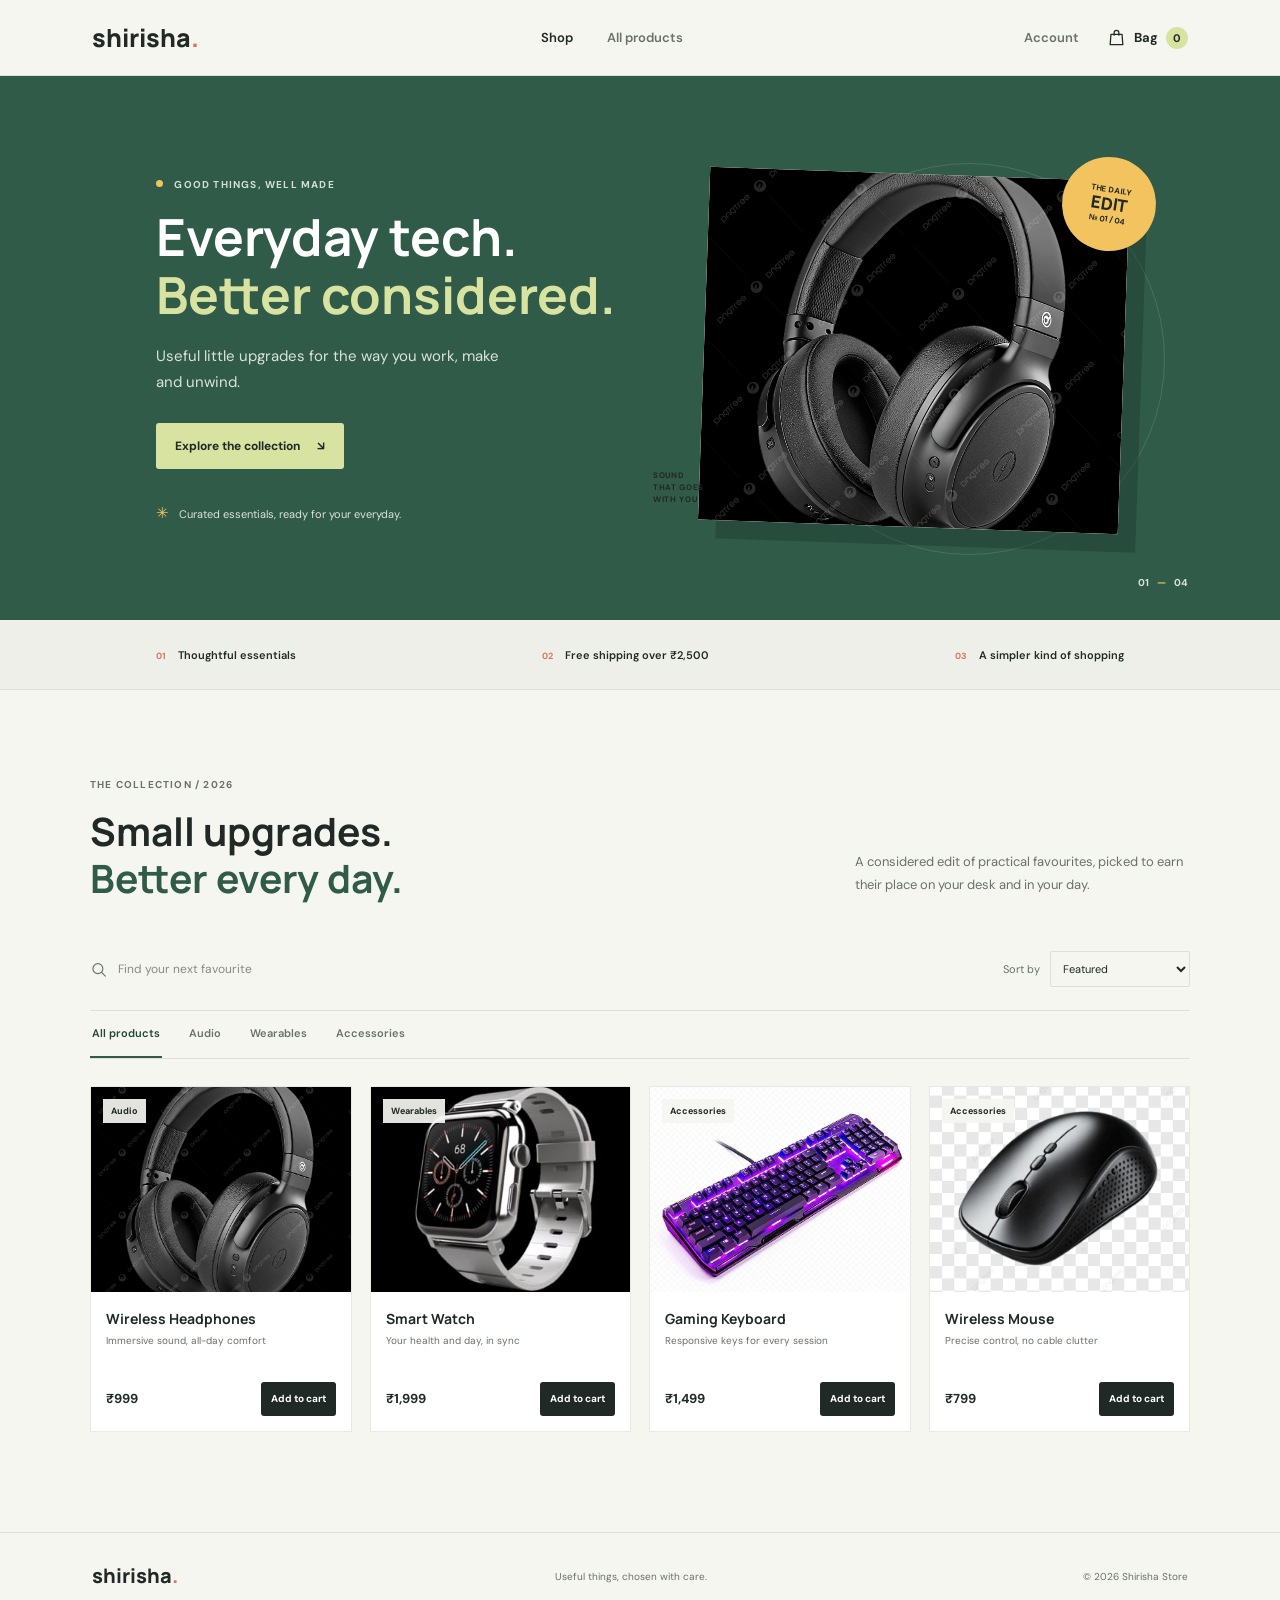
<file: index.html>
<!DOCTYPE html>
<html lang="en">
<head>
    <meta charset="UTF-8">
    <meta name="viewport" content="width=device-width, initial-scale=1.0">
    <meta name="theme-color" content="#f6f6f1">
    <meta name="description" content="Thoughtful everyday tech, selected for better work and play.">
    <title>Shirisha Store | Everyday tech, considered</title>
    <link rel="preconnect" href="https://fonts.googleapis.com">
    <link rel="preconnect" href="https://fonts.gstatic.com" crossorigin>
    <link href="https://fonts.googleapis.com/css2?family=DM+Sans:wght@400;500;600;700&family=Manrope:wght@400;500;600;700;800&display=swap" rel="stylesheet">
    <link rel="stylesheet" href="style.css">
</head>
<body>
    <header class="site-header">
        <a class="wordmark" href="index.html" aria-label="Shirisha Store home">shirisha<span>.</span></a>
        <nav class="main-nav" aria-label="Main navigation">
            <a class="active" href="index.html">Shop</a>
            <a href="#products">All products</a>
        </nav>
        <div class="header-actions">
            <a class="account-link" href="login.html">Account</a>
            <a class="cart-link" href="cart.html" aria-label="Shopping bag">
                <svg viewBox="0 0 24 24" aria-hidden="true"><path d="M5 8h14l1 13H4L5 8Z"/><path d="M9 9V6a3 3 0 0 1 6 0v3"/></svg>
                <span class="cart-label">Bag</span>
                <span class="cart-badge" data-cart-count>0</span>
            </a>
        </div>
    </header>

    <main>
        <section class="hero" aria-labelledby="hero-title">
            <div class="hero-copy">
                <p class="eyebrow"><span></span> GOOD THINGS, WELL MADE</p>
                <h1 id="hero-title">Everyday tech.<br><em>Better considered.</em></h1>
                <p class="hero-description">Useful little upgrades for the way you work, make and unwind.</p>
                <a class="button button-light" href="#products">Explore the collection <span aria-hidden="true">↘</span></a>
                <div class="hero-note"><span class="hero-note-icon">✳</span> Curated essentials, ready for your everyday.</div>
            </div>
            <div class="hero-visual">
                <div class="hero-image-frame">
                    <img src="images/wireless headphones.jpeg" alt="Wireless headphones from the Shirisha Store collection">
                </div>
                <div class="hero-sticker"><span>THE DAILY</span><strong>EDIT</strong><span>№ 01 / 04</span></div>
                <div class="hero-side-note">SOUND<br>THAT GOES<br>WITH YOU</div>
            </div>
            <div class="hero-index">01 <span>—</span> 04</div>
        </section>

        <section class="trust-strip" aria-label="Store policies">
            <p><span>01</span> Thoughtful essentials</p>
            <p><span>02</span> Free shipping over ₹2,500</p>
            <p><span>03</span> A simpler kind of shopping</p>
        </section>

        <section class="catalog section-shell" id="products" aria-labelledby="catalog-title">
            <div class="catalog-heading">
                <div>
                    <p class="eyebrow">THE COLLECTION / 2026</p>
                    <h2 id="catalog-title">Small upgrades.<br><em>Better every day.</em></h2>
                </div>
                <p class="catalog-intro">A considered edit of practical favourites, picked to earn their place on your desk and in your day.</p>
            </div>
            <div class="catalog-toolbar">
                <label class="search-field">
                    <svg viewBox="0 0 24 24" aria-hidden="true"><circle cx="10.8" cy="10.8" r="6.8"/><path d="m16 16 5 5"/></svg>
                    <input type="search" placeholder="Find your next favourite" aria-label="Search products" data-product-search>
                </label>
                <label class="sort-field">Sort by
                    <select aria-label="Sort products" data-product-sort>
                        <option value="featured">Featured</option>
                        <option value="price-low">Price: low to high</option>
                        <option value="price-high">Price: high to low</option>
                    </select>
                </label>
            </div>
            <div class="category-tabs" role="group" aria-label="Filter products by category" data-category-filters>
                <button class="active" type="button" data-category="all" aria-pressed="true">All products</button>
                <button type="button" data-category="Audio" aria-pressed="false">Audio</button>
                <button type="button" data-category="Wearables" aria-pressed="false">Wearables</button>
                <button type="button" data-category="Accessories" aria-pressed="false">Accessories</button>
            </div>
            <div class="product-grid" data-product-grid aria-live="polite"></div>
        </section>
    </main>

    <footer class="site-footer">
        <a class="wordmark" href="index.html">shirisha<span>.</span></a>
        <p>Useful things, chosen with care.</p>
        <span>© 2026 Shirisha Store</span>
    </footer>
    <script src="script.js" defer></script>
</body>
</html>
</file>
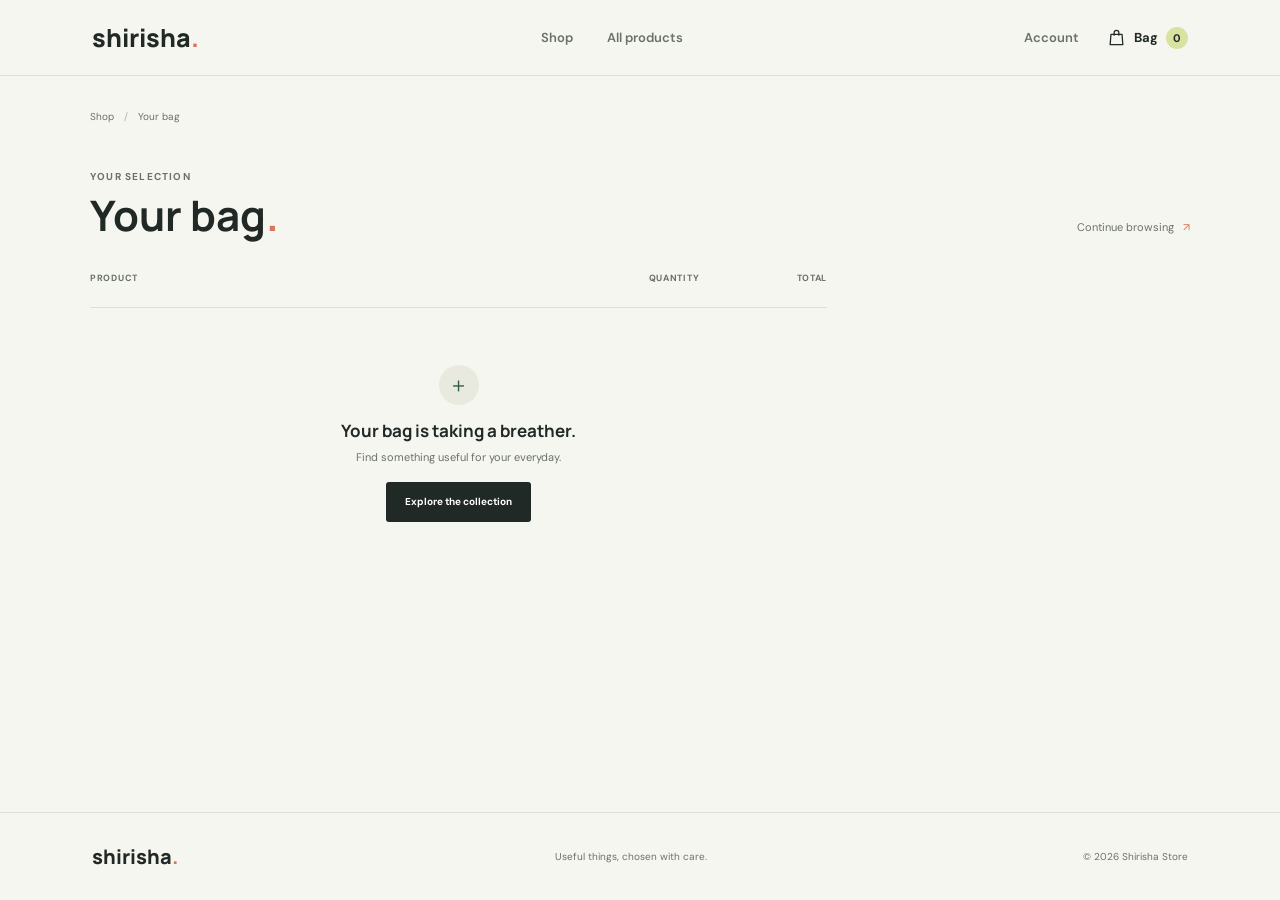
<file: cart.html>
<!DOCTYPE html>
<html lang="en">
<head>
    <meta charset="UTF-8">
    <meta name="viewport" content="width=device-width, initial-scale=1.0">
    <meta name="theme-color" content="#f6f6f1">
    <title>Your bag | Shirisha Store</title>
    <link rel="preconnect" href="https://fonts.googleapis.com">
    <link rel="preconnect" href="https://fonts.gstatic.com" crossorigin>
    <link href="https://fonts.googleapis.com/css2?family=DM+Sans:wght@400;500;600;700&family=Manrope:wght@400;500;600;700;800&display=swap" rel="stylesheet">
    <link rel="stylesheet" href="style.css">
</head>
<body>
    <header class="site-header">
        <a class="wordmark" href="index.html" aria-label="Shirisha Store home">shirisha<span>.</span></a>
        <nav class="main-nav" aria-label="Main navigation">
            <a href="index.html">Shop</a>
            <a href="index.html#products">All products</a>
        </nav>
        <div class="header-actions">
            <a class="account-link" href="login.html">Account</a>
            <a class="cart-link active" href="cart.html" aria-label="Shopping bag">
                <svg viewBox="0 0 24 24" aria-hidden="true"><path d="M5 8h14l1 13H4L5 8Z"/><path d="M9 9V6a3 3 0 0 1 6 0v3"/></svg>
                <span class="cart-label">Bag</span>
                <span class="cart-badge" data-cart-count>0</span>
            </a>
        </div>
    </header>

    <main class="page-shell">
        <div class="breadcrumbs"><a href="index.html">Shop</a><span>/</span><span>Your bag</span></div>
        <div class="page-heading">
            <div><p class="eyebrow">YOUR SELECTION</p><h1>Your bag<span class="heading-period">.</span></h1></div>
            <a class="back-link" href="index.html#products">Continue browsing <span aria-hidden="true">↗</span></a>
        </div>

        <div class="cart-layout">
            <section class="cart-items" aria-label="Items in your bag">
                <div class="cart-column-head"><span>PRODUCT</span><span>QUANTITY</span><span>TOTAL</span></div>
                <div data-cart-items></div>
                <div class="empty-state" data-cart-empty hidden>
                    <span class="empty-icon" aria-hidden="true">＋</span>
                    <h2>Your bag is taking a breather.</h2>
                    <p>Find something useful for your everyday.</p>
                    <a class="button button-dark" href="index.html#products">Explore the collection</a>
                </div>
            </section>

            <aside class="order-summary" data-cart-summary hidden>
                <p class="eyebrow">A QUICK RECAP</p>
                <h2>Order summary</h2>
                <div class="summary-rows">
                    <div><span>Subtotal</span><strong data-subtotal>₹0</strong></div>
                    <div><span>Shipping</span><strong data-shipping>Free</strong></div>
                </div>
                <p class="shipping-note" data-shipping-note></p>
                <div class="summary-total"><span>Total</span><strong data-total>₹0</strong></div>
                <a class="button button-dark checkout-button" href="checkout.html">Continue to checkout <span aria-hidden="true">→</span></a>
                <p class="prototype-note">Demo checkout. No payment is collected.</p>
            </aside>
        </div>
    </main>

    <footer class="site-footer">
        <a class="wordmark" href="index.html">shirisha<span>.</span></a>
        <p>Useful things, chosen with care.</p>
        <span>© 2026 Shirisha Store</span>
    </footer>
    <script src="script.js" defer></script>
</body>
</html>
</file>
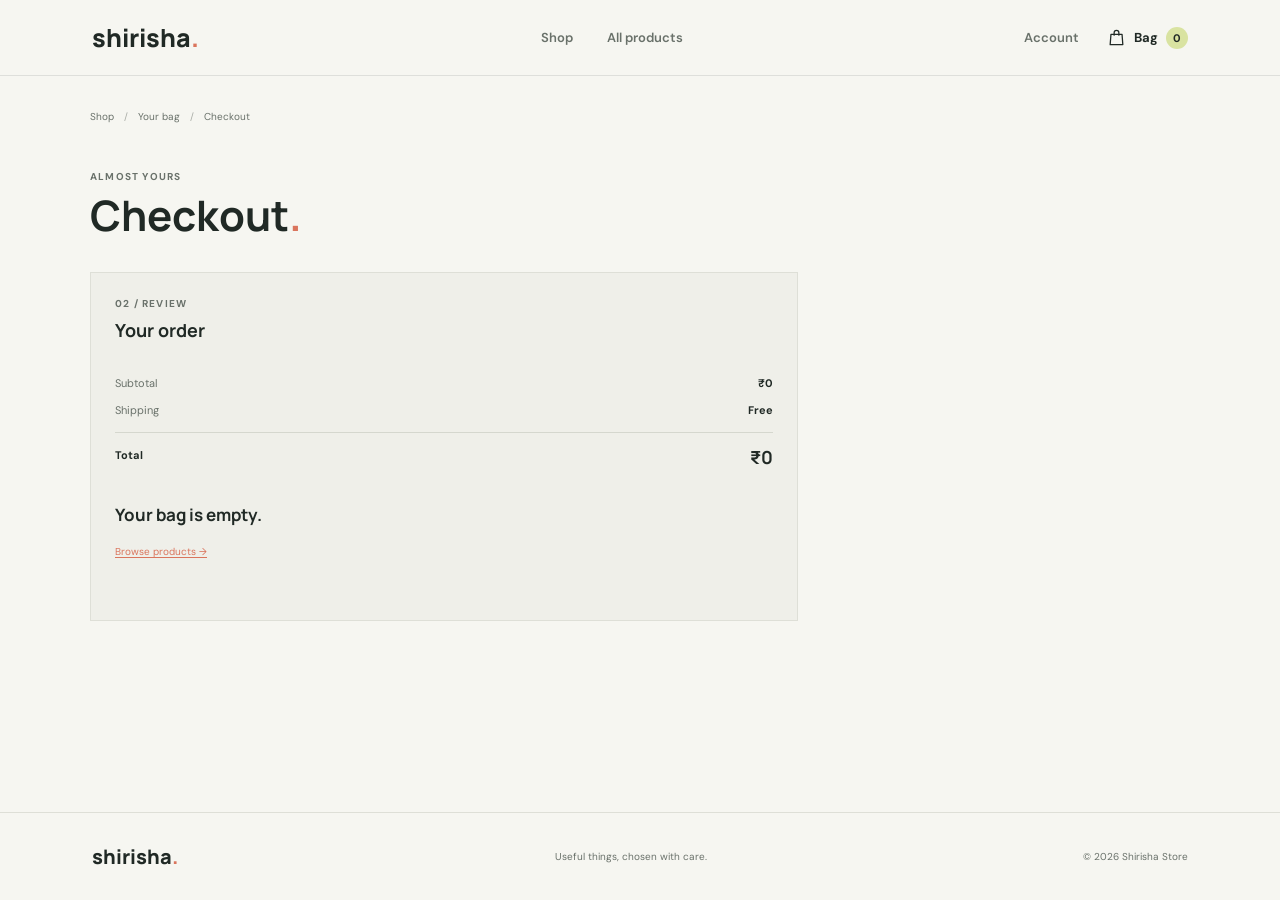
<file: checkout.html>
<!DOCTYPE html>
<html lang="en">
<head>
    <meta charset="UTF-8">
    <meta name="viewport" content="width=device-width, initial-scale=1.0">
    <meta name="theme-color" content="#f6f6f1">
    <title>Checkout | Shirisha Store</title>
    <link rel="preconnect" href="https://fonts.googleapis.com">
    <link rel="preconnect" href="https://fonts.gstatic.com" crossorigin>
    <link href="https://fonts.googleapis.com/css2?family=DM+Sans:wght@400;500;600;700&family=Manrope:wght@400;500;600;700;800&display=swap" rel="stylesheet">
    <link rel="stylesheet" href="style.css">
</head>
<body>
    <header class="site-header">
        <a class="wordmark" href="index.html" aria-label="Shirisha Store home">shirisha<span>.</span></a>
        <nav class="main-nav" aria-label="Main navigation">
            <a href="index.html">Shop</a>
            <a href="index.html#products">All products</a>
        </nav>
        <div class="header-actions">
            <a class="account-link" href="login.html">Account</a>
            <a class="cart-link" href="cart.html" aria-label="Shopping bag">
                <svg viewBox="0 0 24 24" aria-hidden="true"><path d="M5 8h14l1 13H4L5 8Z"/><path d="M9 9V6a3 3 0 0 1 6 0v3"/></svg>
                <span class="cart-label">Bag</span>
                <span class="cart-badge" data-cart-count>0</span>
            </a>
        </div>
    </header>

    <main class="page-shell checkout-page">
        <div class="breadcrumbs"><a href="index.html">Shop</a><span>/</span><a href="cart.html">Your bag</a><span>/</span><span>Checkout</span></div>
        <div class="page-heading"><div><p class="eyebrow">ALMOST YOURS</p><h1>Checkout<span class="heading-period">.</span></h1></div></div>

        <div class="checkout-layout">
            <form class="delivery-form" data-checkout-form>
                <p class="eyebrow">01 / DELIVERY</p>
                <h2>Where should we send it?</h2>
                <div class="form-grid">
                    <label class="form-field full-width">Full name
                        <input name="name" autocomplete="name" required minlength="2" placeholder="Your name">
                    </label>
                    <label class="form-field full-width">Email address
                        <input type="email" name="email" autocomplete="email" required placeholder="you@example.com">
                    </label>
                    <label class="form-field full-width">Street address
                        <input name="address" autocomplete="street-address" required placeholder="House number and street">
                    </label>
                    <label class="form-field">City
                        <input name="city" autocomplete="address-level2" required placeholder="City">
                    </label>
                    <label class="form-field">PIN code
                        <input name="postalCode" autocomplete="postal-code" inputmode="numeric" pattern="[0-9]{6}" required placeholder="6-digit PIN">
                    </label>
                    <label class="form-field full-width">Phone number
                        <input type="tel" name="phone" autocomplete="tel" inputmode="tel" pattern="[0-9]{10,15}" required placeholder="10 to 15 digits">
                    </label>
                </div>
                <button class="button button-dark place-order-button" type="submit">Place demo order <span aria-hidden="true">→</span></button>
                <p class="prototype-note">This is a frontend demo. It does not process payments or transmit your details.</p>
            </form>

            <aside class="order-summary checkout-summary">
                <p class="eyebrow">02 / REVIEW</p>
                <h2>Your order</h2>
                <div class="checkout-items" data-checkout-items></div>
                <div class="summary-rows">
                    <div><span>Subtotal</span><strong data-checkout-subtotal>₹0</strong></div>
                    <div><span>Shipping</span><strong data-checkout-shipping>Free</strong></div>
                </div>
                <div class="summary-total"><span>Total</span><strong data-checkout-total>₹0</strong></div>
                <div class="empty-state checkout-empty" data-checkout-empty hidden>
                    <h2>Your bag is empty.</h2>
                    <a class="text-button" href="index.html#products">Browse products →</a>
                </div>
            </aside>
        </div>
        <section class="order-success" data-order-success hidden aria-live="polite"></section>
    </main>

    <footer class="site-footer">
        <a class="wordmark" href="index.html">shirisha<span>.</span></a>
        <p>Useful things, chosen with care.</p>
        <span>© 2026 Shirisha Store</span>
    </footer>
    <script src="script.js" defer></script>
</body>
</html>
</file>
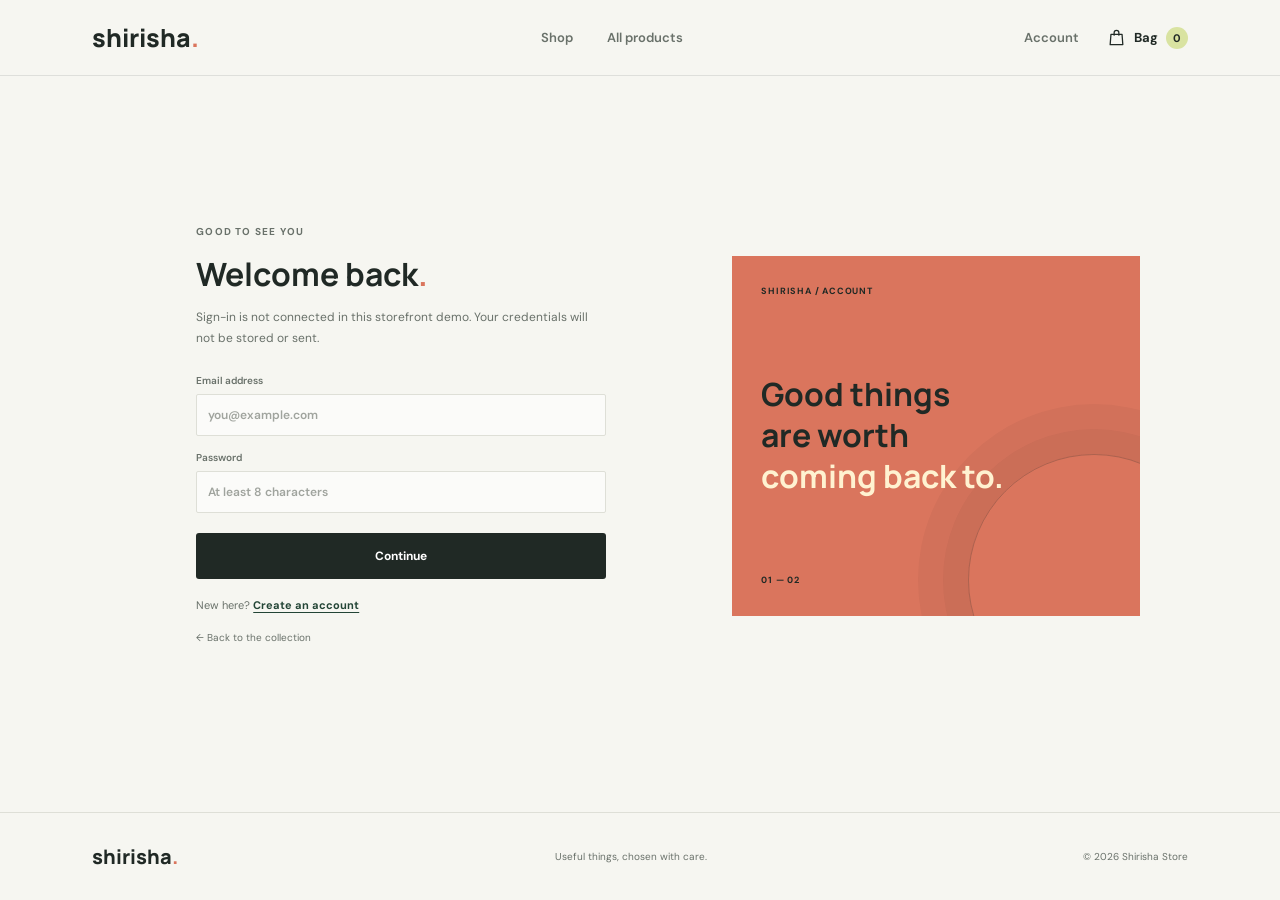
<file: login.html>
<!DOCTYPE html>
<html lang="en">
<head>
    <meta charset="UTF-8">
    <meta name="viewport" content="width=device-width, initial-scale=1.0">
    <meta name="theme-color" content="#f6f6f1">
    <title>Account sign in | Shirisha Store</title>
    <link rel="preconnect" href="https://fonts.googleapis.com">
    <link rel="preconnect" href="https://fonts.gstatic.com" crossorigin>
    <link href="https://fonts.googleapis.com/css2?family=DM+Sans:wght@400;500;600;700&family=Manrope:wght@400;500;600;700;800&display=swap" rel="stylesheet">
    <link rel="stylesheet" href="style.css">
</head>
<body>
    <header class="site-header">
        <a class="wordmark" href="index.html" aria-label="Shirisha Store home">shirisha<span>.</span></a>
        <nav class="main-nav" aria-label="Main navigation"><a href="index.html">Shop</a><a href="index.html#products">All products</a></nav>
        <div class="header-actions"><a class="account-link" href="login.html" aria-current="page">Account</a><a class="cart-link" href="cart.html" aria-label="Shopping bag"><svg viewBox="0 0 24 24" aria-hidden="true"><path d="M5 8h14l1 13H4L5 8Z"/><path d="M9 9V6a3 3 0 0 1 6 0v3"/></svg><span class="cart-label">Bag</span><span class="cart-badge" data-cart-count>0</span></a></div>
    </header>
    <main class="account-page">
        <div class="account-panel">
            <p class="eyebrow">GOOD TO SEE YOU</p>
            <h1>Welcome back<span class="heading-period">.</span></h1>
            <p class="account-intro">Sign-in is not connected in this storefront demo. Your credentials will not be stored or sent.</p>
            <form class="account-form" data-account-form>
                <label class="form-field">Email address<input type="email" name="email" autocomplete="email" required placeholder="you@example.com"></label>
                <label class="form-field">Password<input type="password" name="password" autocomplete="current-password" required minlength="8" placeholder="At least 8 characters"></label>
                <button class="button button-dark" type="submit">Continue</button>
                <p class="account-notice" data-account-notice hidden role="status">Authentication is not connected. No account was created and no credentials were stored.</p>
            </form>
            <p class="account-switch">New here? <a href="register.html">Create an account</a></p>
            <a class="account-back" href="index.html">← Back to the collection</a>
        </div>
        <div class="account-aside"><span>SHIRISHA / ACCOUNT</span><p>Good things<br>are worth<br><em>coming back to.</em></p><div>01 — 02</div></div>
    </main>
    <footer class="site-footer"><a class="wordmark" href="index.html">shirisha<span>.</span></a><p>Useful things, chosen with care.</p><span>© 2026 Shirisha Store</span></footer>
    <script src="script.js" defer></script>
</body>
</html>
</file>
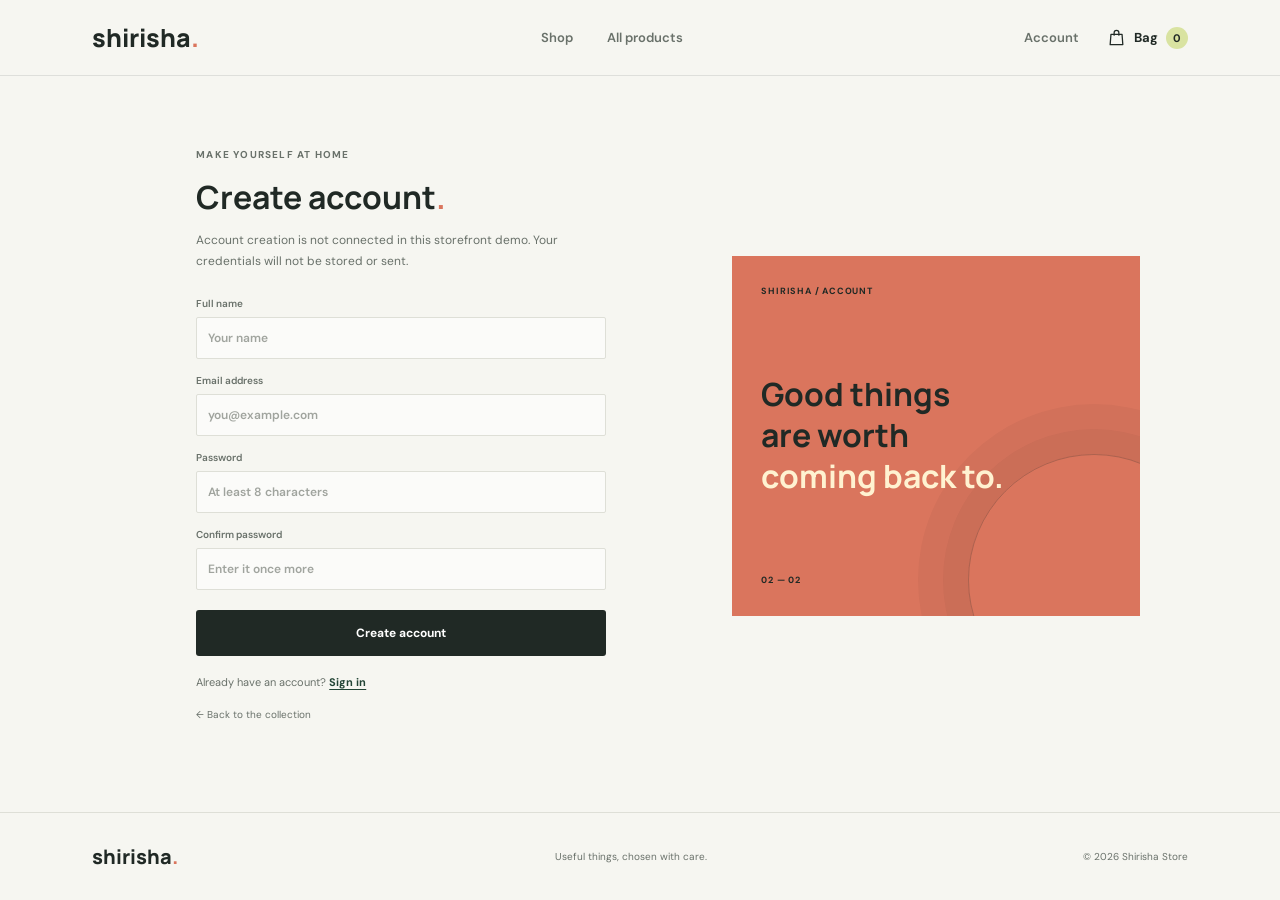
<file: register.html>
<!DOCTYPE html>
<html lang="en">
<head>
    <meta charset="UTF-8">
    <meta name="viewport" content="width=device-width, initial-scale=1.0">
    <meta name="theme-color" content="#f6f6f1">
    <title>Create an account | Shirisha Store</title>
    <link rel="preconnect" href="https://fonts.googleapis.com">
    <link rel="preconnect" href="https://fonts.gstatic.com" crossorigin>
    <link href="https://fonts.googleapis.com/css2?family=DM+Sans:wght@400;500;600;700&family=Manrope:wght@400;500;600;700;800&display=swap" rel="stylesheet">
    <link rel="stylesheet" href="style.css">
</head>
<body>
    <header class="site-header">
        <a class="wordmark" href="index.html" aria-label="Shirisha Store home">shirisha<span>.</span></a>
        <nav class="main-nav" aria-label="Main navigation"><a href="index.html">Shop</a><a href="index.html#products">All products</a></nav>
        <div class="header-actions"><a class="account-link" href="login.html" aria-current="page">Account</a><a class="cart-link" href="cart.html" aria-label="Shopping bag"><svg viewBox="0 0 24 24" aria-hidden="true"><path d="M5 8h14l1 13H4L5 8Z"/><path d="M9 9V6a3 3 0 0 1 6 0v3"/></svg><span class="cart-label">Bag</span><span class="cart-badge" data-cart-count>0</span></a></div>
    </header>
    <main class="account-page">
        <div class="account-panel">
            <p class="eyebrow">MAKE YOURSELF AT HOME</p>
            <h1>Create account<span class="heading-period">.</span></h1>
            <p class="account-intro">Account creation is not connected in this storefront demo. Your credentials will not be stored or sent.</p>
            <form class="account-form" data-account-form data-register-form>
                <label class="form-field">Full name<input type="text" name="name" autocomplete="name" required minlength="2" placeholder="Your name"></label>
                <label class="form-field">Email address<input type="email" name="email" autocomplete="email" required placeholder="you@example.com"></label>
                <label class="form-field">Password<input type="password" name="password" autocomplete="new-password" data-password required minlength="8" placeholder="At least 8 characters"></label>
                <label class="form-field">Confirm password<input type="password" name="confirmPassword" autocomplete="new-password" data-confirm-password required minlength="8" placeholder="Enter it once more"></label>
                <button class="button button-dark" type="submit">Create account</button>
                <p class="account-notice" data-account-notice hidden role="status">Authentication is not connected. No account was created and no credentials were stored.</p>
            </form>
            <p class="account-switch">Already have an account? <a href="login.html">Sign in</a></p>
            <a class="account-back" href="index.html">← Back to the collection</a>
        </div>
        <div class="account-aside"><span>SHIRISHA / ACCOUNT</span><p>Good things<br>are worth<br><em>coming back to.</em></p><div>02 — 02</div></div>
    </main>
    <footer class="site-footer"><a class="wordmark" href="index.html">shirisha<span>.</span></a><p>Useful things, chosen with care.</p><span>© 2026 Shirisha Store</span></footer>
    <script src="script.js" defer></script>
</body>
</html>
</file>
<file: style.css>
:root {
    color-scheme: light;
    --ink: #202925;
    --muted: #69716a;
    --paper: #f6f6f1;
    --white: #fff;
    --line: #dedfd7;
    --green: #315b49;
    --green-dark: #234536;
    --lime: #d9e3a1;
    --coral: #da755d;
    --sun: #f2c35e;
    --font-body: "DM Sans", "Segoe UI", sans-serif;
    --font-display: "Manrope", "Segoe UI", sans-serif;
}

* { box-sizing: border-box; }

html { scroll-behavior: smooth; }

body {
    margin: 0;
    background: var(--paper);
    color: var(--ink);
    font-family: var(--font-body);
    font-size: 15px;
    -webkit-font-smoothing: antialiased;
}

button, input, select { font: inherit; }
button, a, input, select { -webkit-tap-highlight-color: transparent; }
a { color: inherit; }
button:focus-visible, a:focus-visible, input:focus-visible, select:focus-visible {
    outline: 3px solid var(--coral);
    outline-offset: 3px;
}
[hidden] { display: none !important; }

.site-header {
    height: 76px;
    padding: 0 7.2%;
    display: flex;
    align-items: center;
    justify-content: space-between;
    border-bottom: 1px solid rgba(32, 41, 37, .11);
    background: var(--paper);
    position: relative;
    z-index: 2;
}

.wordmark {
    font: 800 25px/1 var(--font-display);
    letter-spacing: 0;
    text-decoration: none;
}
.wordmark span, .heading-period { color: var(--coral); }
.main-nav, .header-actions { display: flex; align-items: center; }
.main-nav { gap: 34px; height: 100%; }
.main-nav a, .account-link {
    color: var(--muted);
    font-size: 13px;
    font-weight: 600;
    text-decoration: none;
    transition: color .18s ease;
}
.main-nav a:hover, .main-nav a.active, .account-link:hover { color: var(--ink); }
.header-actions { gap: 28px; }
.cart-link { display: flex; gap: 8px; align-items: center; text-decoration: none; font-size: 13px; font-weight: 700; }
.cart-link svg, .search-field svg {
    width: 19px;
    height: 19px;
    fill: none;
    stroke: currentColor;
    stroke-width: 1.6;
    stroke-linecap: round;
    stroke-linejoin: round;
}
.cart-badge {
    min-width: 22px;
    height: 22px;
    padding: 0 5px;
    display: inline-grid;
    place-items: center;
    border-radius: 50%;
    background: var(--lime);
    font-size: 11px;
}

.hero {
    min-height: 544px;
    padding: 65px 12.2% 60px;
    display: grid;
    grid-template-columns: 1.02fr .98fr;
    align-items: center;
    gap: 54px;
    position: relative;
    overflow: hidden;
    background: var(--green);
    color: #fff;
}
.hero::before {
    content: "";
    width: 390px;
    height: 390px;
    position: absolute;
    right: 9%;
    top: 16%;
    border: 1px solid rgba(255, 255, 255, .12);
    border-radius: 50%;
}
.hero-copy, .hero-visual { position: relative; z-index: 1; }
.eyebrow {
    margin: 0 0 16px;
    color: var(--muted);
    font-size: 10px;
    font-weight: 700;
    letter-spacing: 1.2px;
    line-height: 1.4;
}
.hero .eyebrow { color: #d2e1d4; }
.hero .eyebrow span {
    width: 7px;
    height: 7px;
    margin-right: 8px;
    display: inline-block;
    border-radius: 50%;
    background: var(--sun);
    vertical-align: 1px;
}
h1, h2, h3, p { overflow-wrap: anywhere; }
.hero h1, .catalog-heading h2, .page-heading h1 {
    margin: 0;
    font-family: var(--font-display);
    font-weight: 700;
    letter-spacing: 0;
}
.hero h1 { font-size: clamp(38px, 4vw, 59px); line-height: 1.13; }
.hero h1 em, .catalog-heading h2 em { color: var(--lime); font-style: normal; }
.hero-description { max-width: 355px; margin: 19px 0 28px; color: #d9e3dc; font-size: 15px; line-height: 1.75; }
.button {
    min-height: 46px;
    padding: 0 19px;
    display: inline-flex;
    align-items: center;
    justify-content: center;
    gap: 17px;
    border: 0;
    border-radius: 3px;
    cursor: pointer;
    font-size: 12px;
    font-weight: 700;
    text-decoration: none;
    transition: background .18s ease, color .18s ease, transform .18s ease;
}
.button:hover { transform: translateY(-1px); }
.button-light { background: var(--lime); color: var(--ink); }
.button-light:hover { background: #e5edbd; }
.button-dark { background: var(--ink); color: white; }
.button-dark:hover { background: var(--green-dark); }
.hero-note { margin-top: 34px; color: #d9e3dc; font-size: 11px; }
.hero-note-icon { margin-right: 7px; color: var(--sun); font-size: 15px; }
.hero-visual { width: 100%; max-width: 420px; justify-self: end; }
.hero-image-frame {
    height: 353px;
    overflow: hidden;
    background: #e6e3d7;
    transform: rotate(2deg);
    box-shadow: 18px 18px 0 rgba(18, 42, 31, .3);
}
.hero-image-frame img { width: 100%; height: 100%; display: block; object-fit: cover; }
.hero-sticker {
    width: 94px;
    height: 94px;
    padding: 15px 8px;
    position: absolute;
    right: -32px;
    top: -17px;
    display: flex;
    flex-direction: column;
    align-items: center;
    justify-content: center;
    border-radius: 50%;
    background: var(--sun);
    color: var(--ink);
    transform: rotate(9deg);
}
.hero-sticker span { font-size: 8px; font-weight: 700; }
.hero-sticker strong { font: 800 17px/1.2 var(--font-display); }
.hero-side-note { position: absolute; left: -51px; bottom: 22px; color: var(--ink); font-size: 8px; font-weight: 700; line-height: 1.5; letter-spacing: .7px; }
.hero-index { position: absolute; right: 7.2%; bottom: 31px; color: #d9e3dc; font-size: 10px; font-weight: 700; }
.hero-index span { padding: 0 6px; color: var(--sun); }

.trust-strip {
    min-height: 70px;
    padding: 0 12.2%;
    display: flex;
    justify-content: space-between;
    align-items: center;
    gap: 20px;
    border-bottom: 1px solid var(--line);
    background: #eeefe8;
}
.trust-strip p { margin: 0; font-size: 11px; font-weight: 600; }
.trust-strip span { margin-right: 9px; color: var(--coral); font-size: 9px; font-weight: 700; }

.section-shell, .page-shell { width: min(1100px, 86%); margin: 0 auto; }
.catalog { padding-top: 88px; padding-bottom: 100px; }
.catalog-heading { display: flex; align-items: end; justify-content: space-between; gap: 40px; }
.catalog-heading h2 { font-size: 39px; line-height: 1.2; }
.catalog-heading h2 em { color: var(--green); }
.catalog-intro { max-width: 335px; margin: 0 0 5px; color: var(--muted); font-size: 13px; line-height: 1.75; }
.catalog-toolbar { min-height: 82px; margin-top: 27px; display: flex; justify-content: space-between; align-items: center; border-bottom: 1px solid var(--line); }
.search-field { width: min(350px, 60%); display: flex; align-items: center; gap: 10px; color: var(--muted); }
.search-field input { width: 100%; padding: 11px 0; border: 0; outline: 0; background: transparent; color: var(--ink); font-size: 12px; }
.search-field input::placeholder { color: #858b84; }
.sort-field { display: flex; align-items: center; gap: 10px; color: var(--muted); font-size: 11px; }
.sort-field select { max-width: 180px; padding: 9px 24px 9px 8px; border: 1px solid var(--line); border-radius: 2px; background: transparent; color: var(--ink); font-size: 11px; }
.category-tabs { min-height: 48px; display: flex; align-items: stretch; gap: 25px; overflow-x: auto; border-bottom: 1px solid var(--line); scrollbar-width: thin; }
.category-tabs button { flex: 0 0 auto; padding: 0 2px; border: 0; border-bottom: 2px solid transparent; background: transparent; color: var(--muted); cursor: pointer; font-size: 11px; font-weight: 600; white-space: nowrap; }
.category-tabs button:hover, .category-tabs button.active { border-bottom-color: var(--green); color: var(--green-dark); }
.product-grid { padding-top: 27px; display: grid; grid-template-columns: repeat(4, minmax(0, 1fr)); gap: 18px; }
.product-card { min-width: 0; background: var(--white); border: 1px solid #e8e9e3; animation: rise-in .45s ease both; }
.product-card:nth-child(2) { animation-delay: .05s; }
.product-card:nth-child(3) { animation-delay: .1s; }
.product-card:nth-child(4) { animation-delay: .15s; }
@keyframes rise-in { from { opacity: 0; transform: translateY(9px); } to { opacity: 1; transform: translateY(0); } }
.product-image-wrap { height: 205px; position: relative; overflow: hidden; background: #edeee9; }
.product-image-wrap img { width: 100%; height: 100%; display: block; object-fit: cover; transition: transform .35s ease; }
.product-card:hover .product-image-wrap img { transform: scale(1.035); }
.product-category { position: absolute; top: 12px; left: 12px; padding: 6px 8px; background: rgba(246, 246, 241, .92); color: var(--ink); font-size: 9px; font-weight: 700; }
.product-details { padding: 16px 15px 15px; }
.product-rating { margin-bottom: 10px; color: #9b6c16; font-size: 10px; font-weight: 700; }
.product-details h3 { min-height: 21px; margin: 0; font: 700 14px/1.5 var(--font-display); }
.product-details > p { min-height: 34px; margin: 4px 0 15px; color: var(--muted); font-size: 10px; line-height: 1.6; }
.product-purchase { display: flex; justify-content: space-between; align-items: center; gap: 7px; }
.product-purchase strong { font-size: 13px; }
.product-purchase .button { min-height: 34px; padding: 0 10px; font-size: 10px; }
.empty-search { grid-column: 1/-1; padding: 30px 0; color: var(--muted); }

.site-footer { min-height: 88px; padding: 20px 7.2%; display: flex; justify-content: space-between; align-items: center; gap: 18px; border-top: 1px solid var(--line); }
.site-footer .wordmark { font-size: 20px; }
.site-footer p, .site-footer > span { margin: 0; color: var(--muted); font-size: 10px; }

.page-shell { min-height: calc(100vh - 164px); padding-top: 34px; padding-bottom: 90px; }
.breadcrumbs { display: flex; align-items: center; gap: 10px; color: var(--muted); font-size: 10px; }
.breadcrumbs a { text-decoration: none; }
.breadcrumbs a:hover { color: var(--ink); }
.breadcrumbs > span:nth-child(2), .breadcrumbs > span:nth-child(4) { color: #a9ada6; }
.page-heading { margin: 47px 0 33px; display: flex; align-items: end; justify-content: space-between; gap: 20px; }
.page-heading .eyebrow { margin-bottom: 7px; }
.page-heading h1 { font-size: 42px; line-height: 1.15; }
.back-link { padding-bottom: 5px; color: var(--muted); font-size: 11px; text-decoration: none; }
.back-link span { margin-left: 6px; color: var(--coral); }
.cart-layout { display: grid; grid-template-columns: minmax(0, 1fr) 318px; align-items: start; gap: 45px; }
.cart-items { min-width: 0; }
.cart-column-head { min-height: 36px; display: grid; grid-template-columns: 1fr 116px 95px; align-items: start; border-bottom: 1px solid var(--line); color: var(--muted); font-size: 9px; font-weight: 700; letter-spacing: .7px; }
.cart-column-head span:nth-child(2) { text-align: center; }
.cart-column-head span:nth-child(3) { text-align: right; }
.cart-line { min-height: 130px; display: grid; grid-template-columns: 78px minmax(100px, 1fr) 116px 95px; align-items: center; gap: 15px; border-bottom: 1px solid var(--line); }
.cart-line > img { width: 78px; height: 78px; display: block; object-fit: cover; background: #e9eae4; }
.cart-line-info h2 { margin: 0 0 5px; font: 700 13px/1.4 var(--font-display); }
.cart-line-info p { margin: 0 0 7px; color: var(--muted); font-size: 10px; }
.text-button { padding: 0; border: 0; background: none; color: var(--coral); cursor: pointer; font-size: 10px; text-decoration: underline; text-underline-offset: 2px; }
.quantity-control { width: 82px; height: 31px; justify-self: center; display: flex; align-items: center; justify-content: space-between; border: 1px solid var(--line); }
.quantity-control button { width: 28px; height: 28px; padding: 0; border: 0; background: transparent; color: var(--ink); cursor: pointer; font-size: 16px; }
.quantity-control span { font-size: 11px; }
.cart-line-total { justify-self: end; font-size: 12px; }
.order-summary { padding: 24px; border: 1px solid var(--line); background: #efefe9; }
.order-summary h2 { margin: 0 0 24px; font: 700 18px/1.3 var(--font-display); }
.order-summary .eyebrow { margin-bottom: 9px; }
.summary-rows { display: grid; gap: 13px; }
.summary-rows > div, .summary-total { display: flex; justify-content: space-between; gap: 12px; font-size: 11px; }
.summary-rows span { color: var(--muted); }
.summary-rows strong { font-size: 11px; }
.shipping-note { min-height: 29px; margin: 14px 0; color: var(--green); font-size: 10px; line-height: 1.5; }
.summary-total { padding-top: 15px; border-top: 1px solid #d5d7ce; font-weight: 700; }
.summary-total strong { font: 700 18px/1 var(--font-display); }
.checkout-button { width: 100%; margin-top: 21px; justify-content: space-between; }
.prototype-note { margin: 13px 0 0; color: var(--muted); font-size: 9px; line-height: 1.6; }
.empty-state { min-height: 270px; display: flex; flex-direction: column; align-items: center; justify-content: center; text-align: center; }
.empty-icon { width: 40px; height: 40px; margin-bottom: 14px; display: grid; place-items: center; border-radius: 50%; background: #e8eadf; color: var(--green); font-size: 21px; }
.empty-state h2 { margin: 0 0 7px; font: 700 17px/1.4 var(--font-display); }
.empty-state p { margin: 0 0 18px; color: var(--muted); font-size: 11px; }
.empty-state .button { min-height: 40px; font-size: 10px; }

.checkout-layout { display: grid; grid-template-columns: minmax(0, 1fr) 340px; align-items: start; gap: 52px; }
.delivery-form { padding: 27px; border: 1px solid var(--line); background: var(--white); }
.delivery-form > .eyebrow, .checkout-summary > .eyebrow { margin-bottom: 8px; }
.delivery-form h2 { margin: 0 0 25px; font: 700 19px/1.4 var(--font-display); }
.form-grid { display: grid; grid-template-columns: repeat(2, minmax(0, 1fr)); gap: 17px 13px; }
.form-field { min-width: 0; display: grid; gap: 7px; color: var(--muted); font-size: 10px; font-weight: 600; }
.form-field.full-width { grid-column: 1/-1; }
.form-field input { width: 100%; height: 42px; padding: 0 11px; border: 1px solid var(--line); border-radius: 2px; background: #fbfbf9; color: var(--ink); font-size: 12px; }
.form-field input::placeholder { color: #a0a49e; }
.place-order-button { width: 100%; margin-top: 24px; justify-content: space-between; }
.delivery-form > .prototype-note { margin-top: 12px; }
.checkout-summary { padding: 24px; }
.checkout-summary h2 { margin-bottom: 18px; }
.checkout-items { margin-bottom: 17px; }
.checkout-line { padding: 9px 0; display: flex; justify-content: space-between; gap: 12px; border-bottom: 1px solid #dfe0d9; font-size: 10px; line-height: 1.5; }
.checkout-line strong { white-space: nowrap; font-size: 10px; }
.checkout-summary .summary-rows { padding-top: 15px; }
.checkout-summary .summary-total { margin-top: 15px; }
.checkout-empty { min-height: 130px; align-items: flex-start; text-align: left; }
.order-success { margin: 40px auto; max-width: 540px; padding: 45px; border: 1px solid var(--line); background: var(--white); text-align: center; }
.success-mark { width: 43px; height: 43px; margin: 0 auto 17px; display: grid; place-items: center; border-radius: 50%; background: var(--lime); color: var(--green-dark); font-size: 21px; }
.order-success h2 { margin: 0 0 10px; font: 700 24px/1.3 var(--font-display); }
.order-success p { color: var(--muted); font-size: 12px; line-height: 1.7; }
.order-success .button { margin-top: 12px; }

.account-page { width: min(1000px, 86%); min-height: calc(100vh - 164px); margin: 0 auto; padding: 48px 0 65px; display: grid; grid-template-columns: minmax(0, 1fr) minmax(260px, .78fr); align-items: center; gap: 70px; }
.account-panel { width: 100%; max-width: 410px; justify-self: center; }
.account-panel h1 { margin: 0; font: 700 32px/1.2 var(--font-display); }
.account-intro { margin: 13px 0 25px; color: var(--muted); font-size: 12px; line-height: 1.75; }
.account-form { display: grid; gap: 15px; }
.account-form .button { width: 100%; margin-top: 5px; }
.account-notice { margin: 0; padding: 12px; background: #eef0e4; color: var(--green-dark); font-size: 10px; line-height: 1.6; }
.account-switch { margin: 19px 0 14px; color: var(--muted); font-size: 11px; }
.account-switch a { color: var(--green-dark); font-weight: 700; text-underline-offset: 3px; }
.account-back { color: var(--muted); font-size: 10px; text-decoration: none; }
.account-aside { min-height: 360px; padding: 29px; display: flex; flex-direction: column; justify-content: space-between; position: relative; overflow: hidden; background: var(--coral); color: var(--ink); }
.account-aside::after { content: ""; width: 250px; height: 250px; position: absolute; right: -80px; bottom: -90px; border: 1px solid rgba(32, 41, 37, .25); border-radius: 50%; box-shadow: 0 0 0 25px rgba(32, 41, 37, .04), 0 0 0 50px rgba(32, 41, 37, .04); }
.account-aside > span, .account-aside > div { position: relative; z-index: 1; font-size: 9px; font-weight: 700; letter-spacing: .8px; }
.account-aside > p { position: relative; z-index: 1; font: 700 32px/1.28 var(--font-display); }
.account-aside em { color: #fff2d1; font-style: normal; }

@media (max-width: 850px) {
    .site-header { padding: 0 5%; }
    .hero { padding-right: 8%; padding-left: 8%; gap: 35px; }
    .hero-image-frame { height: 310px; }
    .hero-sticker { right: -16px; }
    .section-shell, .page-shell { width: 90%; }
    .trust-strip { padding: 0 7%; }
    .product-grid { grid-template-columns: repeat(2, minmax(0, 1fr)); gap: 16px; }
    .product-image-wrap { height: 230px; }
    .cart-layout { grid-template-columns: minmax(0, 1fr) 275px; gap: 24px; }
    .cart-line { grid-template-columns: 64px minmax(85px, 1fr) 90px 75px; gap: 10px; }
    .cart-line > img { width: 64px; height: 64px; }
    .checkout-layout { grid-template-columns: minmax(0, 1fr) 300px; gap: 25px; }
}

@media (max-width: 620px) {
    .site-header { height: 64px; padding: 0 5%; }
    .wordmark { font-size: 22px; }
    .main-nav { gap: 14px; }
    .main-nav a { font-size: 11px; }
    .main-nav a:nth-child(2), .account-link, .cart-label { display: none; }
    .header-actions { gap: 13px; }
    .cart-link { gap: 5px; }
    .hero { min-height: auto; padding: 51px 7% 45px; grid-template-columns: 1fr; gap: 35px; }
    .hero h1 { font-size: 42px; }
    .hero-description { max-width: 310px; font-size: 13px; }
    .hero-note { margin-top: 22px; font-size: 10px; }
    .hero-visual { width: 83%; max-width: 350px; justify-self: center; }
    .hero-image-frame { height: 250px; }
    .hero-sticker { width: 78px; height: 78px; right: -24px; top: -15px; }
    .hero-side-note { left: -38px; }
    .hero-index { right: 7%; bottom: 17px; }
    .trust-strip { min-height: 60px; padding: 12px 6%; flex-wrap: wrap; justify-content: flex-start; gap: 7px 18px; }
    .trust-strip p { font-size: 9px; }
    .trust-strip p:last-child { display: none; }
    .section-shell, .page-shell { width: 90%; }
    .catalog { padding-top: 58px; padding-bottom: 65px; }
    .catalog-heading { display: block; }
    .catalog-heading h2 { font-size: 31px; }
    .catalog-intro { max-width: 370px; margin-top: 15px; font-size: 12px; }
    .catalog-toolbar { min-height: 72px; margin-top: 14px; gap: 12px; }
    .search-field { width: 52%; gap: 6px; }
    .search-field input { min-width: 0; font-size: 10px; }
    .sort-field { gap: 5px; font-size: 9px; }
    .sort-field select { max-width: 135px; padding: 8px 3px; font-size: 9px; }
    .category-tabs { min-height: 44px; gap: 20px; }
    .category-tabs button { font-size: 10px; }
    .product-grid { gap: 10px; padding-top: 17px; }
    .product-image-wrap { height: 155px; }
    .product-category { top: 7px; left: 7px; padding: 5px 6px; font-size: 8px; }
    .product-details { padding: 11px 10px 10px; }
    .product-rating { margin-bottom: 6px; font-size: 9px; }
    .product-details h3 { font-size: 12px; }
    .product-details > p { min-height: 32px; margin-bottom: 10px; font-size: 9px; }
    .product-purchase { align-items: flex-start; flex-direction: column; }
    .product-purchase strong { font-size: 12px; }
    .product-purchase .button { width: 100%; min-height: 32px; }
    .site-footer { padding: 19px 5%; flex-wrap: wrap; }
    .site-footer p { order: 3; width: 100%; }
    .site-footer > span { font-size: 9px; }
    .page-shell { padding-top: 25px; padding-bottom: 55px; }
    .page-heading { margin: 34px 0 23px; align-items: center; }
    .page-heading h1 { font-size: 34px; }
    .back-link { font-size: 9px; }
    .cart-layout, .checkout-layout { grid-template-columns: 1fr; gap: 22px; }
    .cart-column-head { grid-template-columns: 1fr 77px 63px; font-size: 8px; }
    .cart-line { min-height: 106px; grid-template-columns: 58px minmax(70px, 1fr) 75px 60px; gap: 7px; }
    .cart-line > img { width: 54px; height: 54px; }
    .cart-line-info h2 { font-size: 10px; }
    .cart-line-info p, .text-button { font-size: 9px; }
    .quantity-control { width: 70px; height: 29px; }
    .quantity-control button { width: 22px; height: 27px; }
    .quantity-control span { font-size: 10px; }
    .cart-line-total { font-size: 10px; }
    .order-summary { padding: 20px; }
    .delivery-form { padding: 21px 17px; }
    .delivery-form h2 { font-size: 17px; }
    .form-grid { gap: 14px 9px; }
    .form-field { font-size: 9px; }
    .form-field input { height: 40px; padding: 0 8px; font-size: 11px; }
    .order-success { padding: 30px 20px; }
    .account-page { width: 90%; min-height: calc(100vh - 152px); padding: 37px 0; grid-template-columns: 1fr; gap: 30px; }
    .account-panel { max-width: 440px; }
    .account-aside { min-height: 150px; padding: 19px; }
    .account-aside > p { margin: 15px 0; font-size: 24px; }
}

@media (prefers-reduced-motion: reduce) {
    *, *::before, *::after { scroll-behavior: auto !important; animation-duration: .01ms !important; animation-iteration-count: 1 !important; transition-duration: .01ms !important; }
}
</file>
